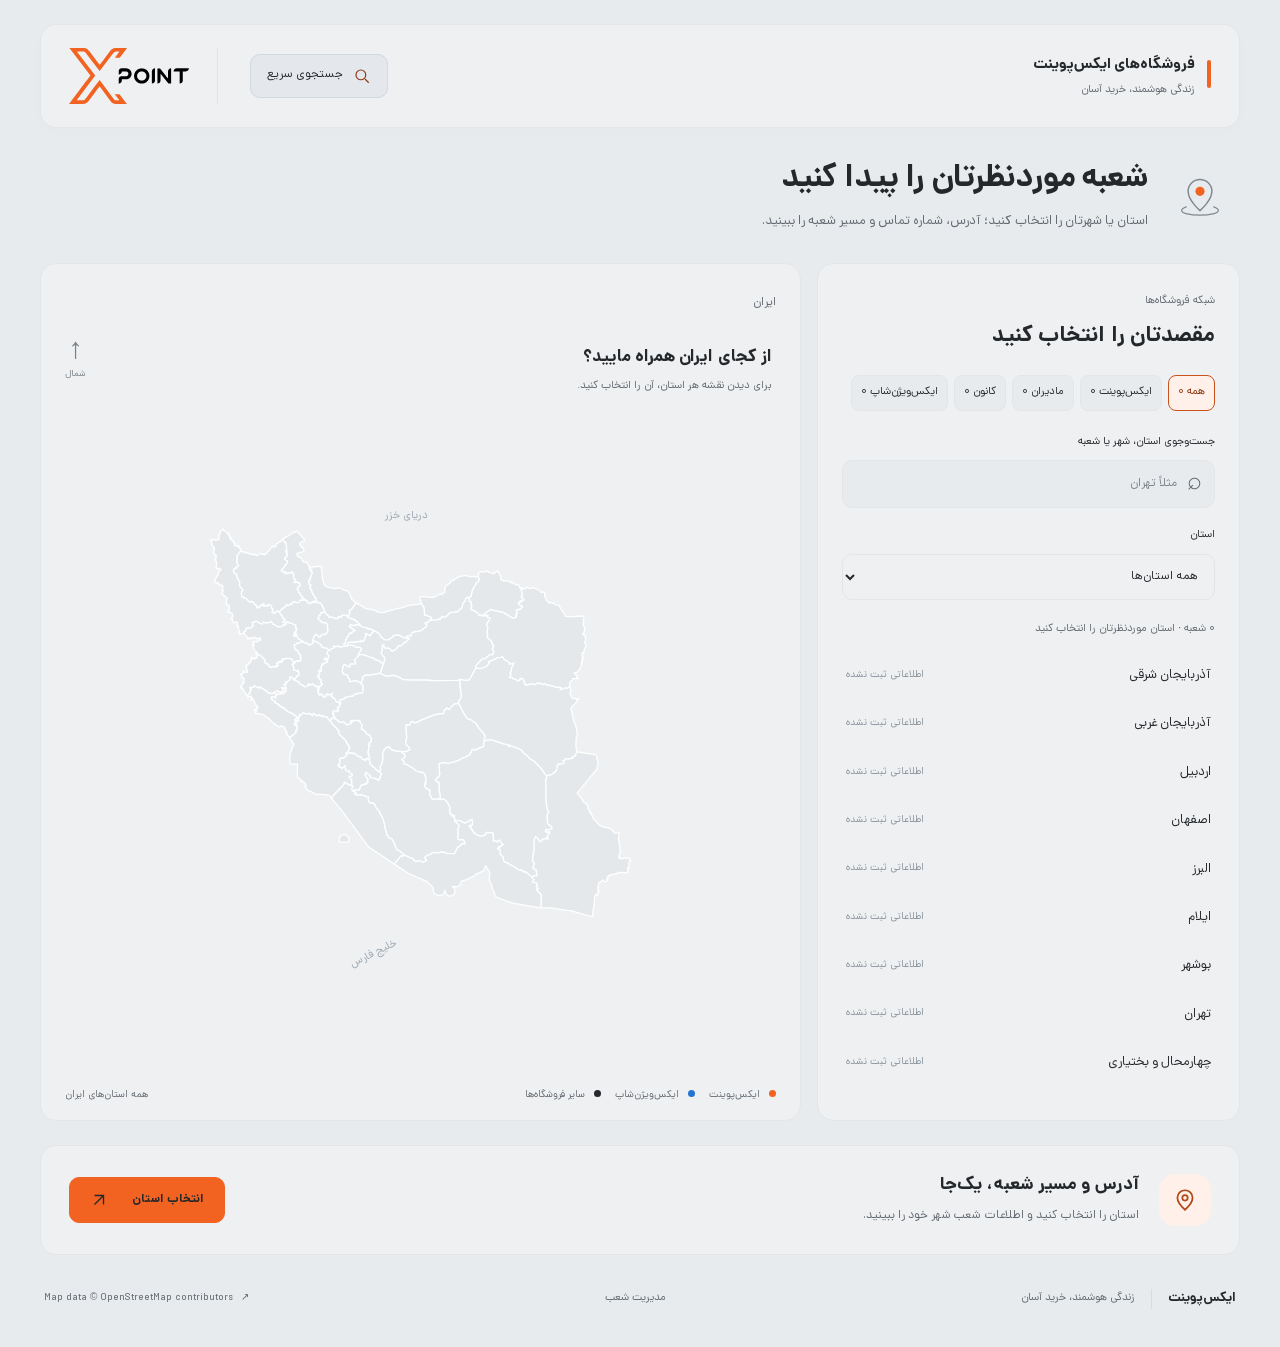
<file: index.html>
<!doctype html>
<html lang="fa" dir="rtl">
<head>
  <meta charset="utf-8"><meta name="viewport" content="width=device-width,initial-scale=1">
  <title>شعب ایکس‌پوینت | از نقشه تا فروشگاه</title>
  <meta name="description" content="استان خود را روی نقشه ایران انتخاب کنید و اطلاعات شعب ایکس‌پوینت را ببینید.">
  <meta name="theme-color" content="#f4f5f6">
  <meta property="og:title" content="شعب ایکس‌پوینت | از نقشه تا فروشگاه">
  <meta property="og:description" content="استان را انتخاب کنید، شعبه را پیدا کنید و مسیر را ببینید.">
  <link rel="icon" href="assets/xpoint.svg" type="image/svg+xml">
  <link rel="preload" href="assets/Dana-Regular.woff2" as="font" type="font/woff2" crossorigin>
  <link rel="stylesheet" href="style.css?v=24"><script src="app.js?v=24" defer></script>
</head>
<body>
  <a class="skip" href="#locator">رفتن به نقشه شعب</a>
  <header class="header wrap"><div class="header-title"><strong>فروشگاه‌های ایکس‌پوینت</strong><span>زندگی هوشمند، خرید آسان</span></div><details class="header-search" id="header-search"><summary><svg aria-hidden="true" width="18" height="18" viewBox="0 0 24 24" fill="none" stroke="currentColor" stroke-width="1.6"><circle cx="10.5" cy="10.5" r="6.5"/><path d="m16 16 5 5"/></svg><span>جستجوی سریع</span></summary><form class="top-search" id="top-search-form" role="search" aria-label="جست‌وجوی شعب"><label for="top-search">کدام شعبه را پیدا کنیم؟</label><div class="top-search-field"><svg aria-hidden="true" width="22" height="22" viewBox="0 0 24 24" fill="none" stroke="currentColor" stroke-width="1.6"><circle cx="10.5" cy="10.5" r="6.5"/><path d="m16 16 5 5"/></svg><input id="top-search" type="search" placeholder="نام شعبه، شهر، استان یا آدرس…" autocomplete="off"><button id="top-clear" type="button" aria-label="پاک کردن جست‌وجوی بالا" hidden>×</button></div><button class="top-search-submit" type="submit">جست‌وجوی شعبه <span aria-hidden="true">↙</span></button></form></details><a class="brand" href="#" aria-label="ایکس‌پوینت؛ نقشه ایران"><img src="assets/xpoint.svg" alt="X.point" width="120" height="57"></a></header>
  <main class="wrap">

    <section class="locator-intro" aria-labelledby="page-title"><div class="intro-symbol" aria-hidden="true"><svg viewBox="0 0 48 48" fill="none"><path d="M37 20c0 10-13 21-13 21S11 30 11 20a13 13 0 1 1 26 0Z" stroke="currentColor" stroke-width="1.6"/><circle cx="24" cy="20" r="5" fill="#f26322"/><path d="M9 37c-3 1-5 2-5 4 0 3 9 5 20 5s20-2 20-5c0-2-2-3-5-4" stroke="currentColor" stroke-width="1.3" stroke-linecap="round"/></svg></div><div><h1 id="page-title">شعبه موردنظرتان را پیدا کنید</h1><p>استان یا شهرتان را انتخاب کنید؛ آدرس، شماره تماس و مسیر شعبه را ببینید.</p></div></section>
    <section id="locator" class="locator" aria-label="پیدا کردن شعب ایکس‌پوینت">
      <div class="map-panel"><div class="map-top"><nav aria-label="مسیر نقشه"><button id="home" class="crumb" type="button">ایران</button><span id="province-crumb"></span></nav><button id="reset" type="button" class="text-button" hidden>بازگشت به نقشه ایران ↗</button></div><div class="map-heading"><h2 id="map-title">از کجای ایران همراه مایید؟</h2><p id="map-subtitle">برای دیدن نقشه هر استان، آن را انتخاب کنید.</p></div><div class="map-stage" id="map-stage"><svg id="map" viewBox="0 0 800 620" role="group" aria-label="نقشه تعاملی استان‌های ایران"><g id="regions"></g><g id="pins"></g></svg><div class="map-loading" id="map-loading" role="status">در حال آماده‌سازی نقشه…</div><div class="map-tooltip" id="tooltip" aria-hidden="true"></div><span class="sea caspian" id="caspian">دریای خزر</span><span class="sea gulf" id="gulf">خلیج فارس</span><div class="compass" aria-hidden="true">↑<small>شمال</small></div></div><div class="map-bottom"><div class="map-legend"><span><i class="legend-dot"></i> ایکس‌پوینت</span><span><i class="legend-dot xvision"></i> ایکس‌ویژن‌شاپ</span><span><i class="legend-dot other"></i> سایر فروشگاه‌ها</span></div><span id="map-caption">همه استان‌های ایران</span></div></div>
      <aside class="results"><div class="results-head"><span class="eyebrow">شبکه فروشگاه‌ها</span><h2 id="results-title">مقصدتان را انتخاب کنید</h2></div><div class="category-filters" id="category-filters" role="group" aria-label="نوع فروشگاه"></div><label class="search-label" for="search">جست‌وجوی استان، شهر یا شعبه</label><div class="search-box"><span aria-hidden="true">⌕</span><input id="search" type="search" placeholder="مثلاً تهران" autocomplete="off"><button id="clear-search" type="button" aria-label="پاک کردن جست‌وجو" hidden>×</button></div><label class="search-label" for="province-select">استان</label><select id="province-select"><option value="">همه استان‌ها</option></select><div id="status" role="status" class="status"></div><div id="result-list" class="result-list"></div></aside>
    </section>
    <section class="branch-guide" aria-labelledby="guide-title"><div class="guide-symbol" aria-hidden="true"><svg width="26" height="26" viewBox="0 0 24 24" fill="none" stroke="currentColor" stroke-width="1.6"><path d="M19 10c0 5-7 11-7 11S5 15 5 10a7 7 0 1 1 14 0Z"/><circle cx="12" cy="10" r="2.5"/></svg></div><div class="guide-copy"><h2 id="guide-title">آدرس و مسیر شعبه، یک‌جا</h2><p>استان را انتخاب کنید و اطلاعات شعب شهر خود را ببینید.</p></div><a class="guide-action" href="#locator">انتخاب استان <svg aria-hidden="true" width="18" height="18" viewBox="0 0 24 24" fill="none" stroke="currentColor" stroke-width="1.8"><path d="M6 18 18 6M6 6h12v12"/></svg></a></section>
  </main>
  <footer class="wrap site-footer"><div class="footer-identity"><strong>ایکس‌پوینت</strong><span>زندگی هوشمند، خرید آسان</span></div><a class="admin-entry" href="admin.html">مدیریت شعب</a><a class="map-credit" href="https://www.openstreetmap.org/copyright" target="_blank" rel="noopener noreferrer" lang="en" dir="ltr">Map data © OpenStreetMap contributors <span aria-hidden="true">↗</span></a></footer>
  <noscript><p class="noscript">برای استفاده از نقشه تعاملی، جاوااسکریپت مرورگر را فعال کنید.</p></noscript>
</body></html>
</file>
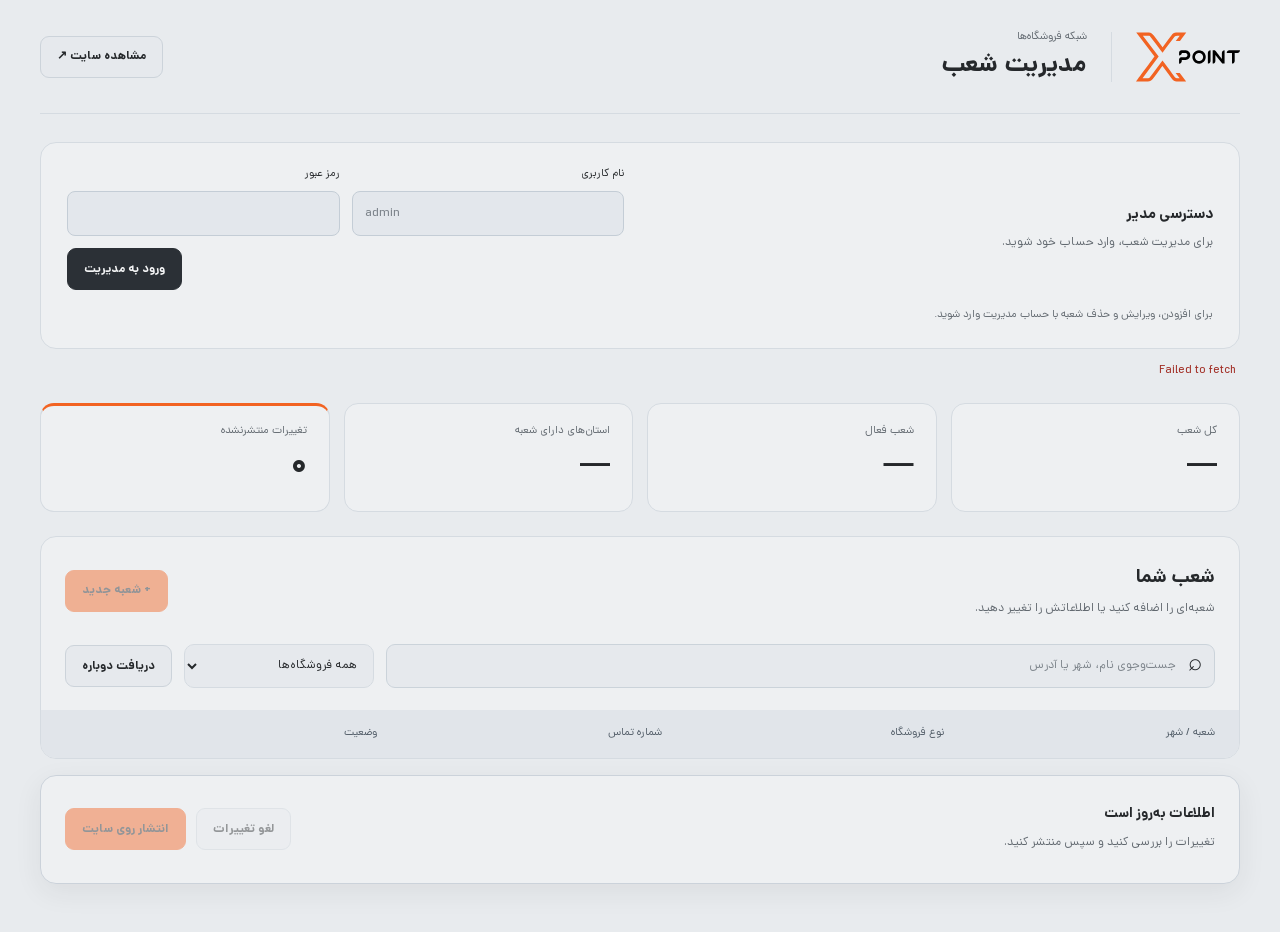
<file: admin.html>
<!doctype html>
<html lang="fa" dir="rtl"><head><meta charset="utf-8"><meta name="viewport" content="width=device-width,initial-scale=1"><meta name="robots" content="noindex,nofollow"><meta name="referrer" content="no-referrer"><meta http-equiv="Content-Security-Policy" content="default-src 'self'; script-src 'self'; style-src 'self'; img-src 'self' data:; font-src 'self'; connect-src 'self' https://xpoint-branch-admin.nimasadeghi23.workers.dev; object-src 'none'; base-uri 'none'; form-action 'none'"><title>مدیریت شعب | ایکس‌پوینت</title><link rel="icon" href="assets/xpoint.svg"><link rel="stylesheet" href="style.css?v=24"><link rel="stylesheet" href="admin.css?v=24"><script type="module" src="admin.js?v=24"></script></head>
<body class="admin-page"><header class="admin-header wrap"><a class="admin-logo" href="./"><img src="assets/xpoint.svg" width="104" height="50" alt="ایکس‌پوینت"></a><div><span class="eyebrow">شبکه فروشگاه‌ها</span><h1>مدیریت شعب</h1></div><a href="./" class="quiet-button">مشاهده سایت ↗</a></header>
<main class="wrap admin-main">
<section class="connection" aria-labelledby="connection-title"><div><h2 id="connection-title">دسترسی مدیر</h2><p id="connection-state">برای مدیریت شعب، وارد حساب خود شوید.</p></div><form id="connect-form"><div class="login-fields"><label for="username">نام کاربری<input id="username" type="text" autocomplete="username" spellcheck="false" dir="ltr" required placeholder="admin" maxlength="64"></label><label for="password">رمز عبور<input id="password" type="password" autocomplete="current-password" required maxlength="256"></label></div><button class="dark-button" id="connect" type="submit">ورود به مدیریت</button></form><button id="disconnect" type="button" class="quiet-button" hidden>خروج از مدیریت</button><p class="login-help">برای افزودن، ویرایش و حذف شعبه با حساب مدیریت وارد شوید.</p></section>
<div class="admin-message" id="message" role="status" aria-live="polite">در حال دریافت اطلاعات شعب…</div>
<section class="admin-overview" aria-label="خلاصه شعب"><div><span>کل شعب</span><strong id="total">—</strong></div><div><span>شعب فعال</span><strong id="active">—</strong></div><div><span>استان‌های دارای شعبه</span><strong id="province-count">—</strong></div><div class="pending-stat"><span>تغییرات منتشرنشده</span><strong id="pending-count">۰</strong></div></section>
<section class="admin-workspace" aria-label="فهرست شعب"><div class="admin-toolbar"><div><h2>شعب شما</h2><p>شعبه‌ای را اضافه کنید یا اطلاعاتش را تغییر دهید.</p></div><button class="orange-button" id="add" type="button" disabled>+ شعبه جدید</button></div>
<div class="admin-filters"><label class="admin-search" for="admin-search"><span aria-hidden="true">⌕</span><input id="admin-search" type="search" placeholder="جست‌وجوی نام، شهر یا آدرس" autocomplete="off"></label><select id="admin-category" aria-label="فیلتر نوع فروشگاه"><option value="">همه فروشگاه‌ها</option><option value="xpoint">ایکس‌پوینت</option><option value="maadiran">مادیران</option><option value="kanon">کانون</option><option value="xvision">ایکس‌ویژن‌شاپ</option></select><button id="reload" class="quiet-button" type="button">دریافت دوباره</button></div>
<div class="table-scroll"><table class="branch-table"><thead><tr><th>شعبه / شهر</th><th>نوع فروشگاه</th><th>شماره تماس</th><th>وضعیت</th><th><span class="sr-only">عملیات</span></th></tr></thead><tbody id="admin-list"></tbody></table></div><p id="list-empty" class="admin-empty" hidden>شعبه‌ای با این عبارت پیدا نشد.</p>
</section>
<section class="publish-bar" aria-label="انتشار تغییرات"><div><strong id="pending-title">اطلاعات به‌روز است</strong><p id="pending-description">تغییرات را بررسی کنید و سپس منتشر کنید.</p><ul id="changes-list" hidden></ul><a id="deploy-link" href="./" target="_blank" rel="noopener noreferrer" hidden>مشاهده تغییرات در سایت ↗</a></div><div class="publish-actions"><button class="quiet-button" id="discard" type="button" disabled>لغو تغییرات</button><button class="orange-button" id="publish" type="button" disabled>انتشار روی سایت</button></div></section>
</main>
<dialog id="editor" aria-labelledby="editor-title"><form id="branch-form"><div class="dialog-heading"><div><span class="eyebrow">اطلاعات شعبه</span><h2 id="editor-title">شعبه جدید</h2></div><button type="button" class="icon-button" id="close-editor" aria-label="بستن فرم">×</button></div><div class="form-grid">
<label class="full">نام شعبه<input name="name" required maxlength="160" placeholder="مثلاً فروشگاه ایکس‌پوینت …"></label>
<label>نوع فروشگاه<select name="category" required><option value="xpoint">ایکس‌پوینت</option><option value="maadiran">مادیران</option><option value="kanon">کانون</option><option value="xvision">ایکس‌ویژن‌شاپ</option></select></label><label>وضعیت<select name="status"><option>فعال</option><option>در حال بازسازی</option><option>غیرفعال</option></select></label>
<label>استان<select name="province" id="form-province" required><option value="">انتخاب استان</option></select></label><label>شهر<input name="city" required maxlength="100"></label>
<label class="full">آدرس<textarea name="address" required rows="2" maxlength="1500"></textarea></label>
<label>شماره تماس<input name="phone" required inputmode="tel" dir="ltr" placeholder="021-41703000" aria-describedby="phone-help"><small id="phone-help">برای چند شماره از «،» استفاده کنید.</small></label><label>ساعت کاری<input name="hours" maxlength="300" placeholder="مثلاً شنبه تا پنجشنبه ۹ تا ۲۱"></label>
<label class="full">لینک پین نقشه (اختیاری)<input name="mapLink" id="map-link" type="text" dir="ltr" placeholder="https://www.google.com/maps/…"><small>لینکی که پین دقیق دارد را وارد کنید یا مختصات را در دو کادر زیر بنویسید.</small></label>
<label>عرض جغرافیایی<input name="latitude" required inputmode="decimal" dir="ltr" placeholder="35.603271"></label><label>طول جغرافیایی<input name="longitude" required inputmode="decimal" dir="ltr" placeholder="51.429071"></label>
</div><p class="form-error" id="form-error" role="alert"></p><div class="dialog-actions"><button type="button" class="quiet-button" id="cancel-editor">انصراف</button><button type="submit" class="orange-button">ثبت در فهرست تغییرات</button></div></form></dialog>
<dialog id="confirmation" aria-labelledby="confirm-title"><h2 id="confirm-title"></h2><p id="confirm-copy"></p><div class="dialog-actions"><button id="confirm-cancel" class="quiet-button" type="button">انصراف</button><button id="confirm-yes" class="dark-button" type="button">تأیید</button></div></dialog>
</body></html>
</file>
<file: style.css>
@font-face{font-family:Dana;src:url('assets/Dana-Regular.woff2') format('woff2');font-weight:400;font-display:swap}@font-face{font-family:Dana;src:url('assets/Dana-Bold.woff2') format('woff2');font-weight:700;font-display:swap}
.branch-photo{display:block;position:relative;margin:12px 0 14px;border:1px solid var(--line);border-radius:10px;background:#f7f8f9;overflow:hidden}.branch-photo img{display:block;width:100%;height:190px;object-fit:contain}.branch-photo>span{position:absolute;bottom:8px;left:8px;border:1px solid #e1e4e8;border-radius:6px;background:#fffffff2;color:#343a40;padding:3px 8px;font-size:10px;line-height:1.8}.branch-photo:hover{border-color:#aeb7bf}.branch-photo:hover>span{background:#fff}
:root{--orange:#f26322;--ink:#25282b;--muted:#626970;--field:#e8ebee;--line:#e3e5e7;--white:#eef0f2;--soft:#fff1e9}*{box-sizing:border-box}html{scroll-behavior:smooth;scroll-padding-top:24px}body{margin:0;background:var(--field);color:var(--ink);font-family:Dana,Tahoma,sans-serif;line-height:1.8}button,input,select{font:inherit}button,a,select{-webkit-tap-highlight-color:transparent}button,a{touch-action:manipulation}button{cursor:pointer}a{color:inherit;text-decoration:none}button{color:inherit}button:focus-visible,a:focus-visible,input:focus-visible,select:focus-visible,[role=button]:focus-visible{outline:3px solid #ad3d0b;outline-offset:4px}button[hidden],[hidden]{display:none!important}.wrap{width:min(1280px,calc(100% - 80px));margin-inline:auto}.header{display:grid;grid-template-columns:minmax(0,1fr) auto auto;align-items:center;gap:32px;min-height:104px;padding:20px 28px;margin-top:24px;border:1px solid var(--line);border-radius:16px;background:var(--white);box-shadow:0 4px 24px #25282b03}.brand{display:flex;align-items:center;justify-content:center;padding-right:28px;border-right:1px solid var(--line)}.brand img{object-fit:contain}.header-title{font-size:15px;line-height:1.8;position:relative;padding-right:16px}.header-title:before{content:"";position:absolute;right:0;top:8px;width:4px;height:28px;background:var(--orange);border-radius:4px}.header-title strong{display:block;font-weight:700}.header-title span{display:block;font-size:11px;color:var(--muted);margin-top:2px}.header-link{display:flex;align-items:center;gap:10px;min-height:44px;padding:8px 16px;border-radius:10px;background:#f6f7f8;border:1px solid var(--line);font-size:12px;transition:background .18s,border-color .18s}.header-link:hover{background:var(--soft);border-color:#f3c4ad}.header-link>svg{color:#9c3d13}.header-link span{color:#b84512;margin-right:12px;font-size:20px}.eyebrow{font-size:12px;color:var(--muted);margin:0 0 16px;display:flex;align-items:center;gap:8px}.eyebrow span{width:7px;height:7px;background:var(--orange);border-radius:50%}.locator{display:grid;grid-template-columns:minmax(0,1.8fr) minmax(320px,1fr);direction:ltr;gap:16px;align-items:stretch;scroll-margin-top:20px}.map-panel,.results{direction:rtl;border-radius:16px;background:var(--white);border:1px solid var(--line);overflow:hidden}.map-panel{padding:24px 24px 0;position:relative;display:flex;flex-direction:column;min-height:620px}.map-top{display:flex;justify-content:space-between;align-items:center;min-height:32px;font-size:12px}.crumb{border:0;background:none;padding:0;color:var(--muted)}#province-crumb{font-size:12px}#province-crumb:empty{display:none}#province-crumb:not(:empty):before{content:' / ';padding:0 10px;color:#9b9fa4}.text-button{border:0;background:none;font-size:11px;color:#a64215;padding:4px}.map-heading{position:absolute;top:79px;right:28px;z-index:1;pointer-events:none}.map-heading h2{font-size:17px;margin:0 0 4px}.map-heading p{font-size:11px;color:var(--muted);margin:0}.map-stage{position:relative;flex:1;min-height:480px;display:flex;align-items:center;justify-content:center;background:radial-gradient(ellipse at center,#eef0f2,#eef0f2 70%)}#map{width:100%;height:490px;overflow:visible}.region{fill:#e5e8eb;stroke:#fff;stroke-width:1.25;vector-effect:non-scaling-stroke;cursor:pointer;transition:fill .18s}.region:hover,.region:focus-visible{fill:#d7dce1;outline:none;stroke:#65717d;stroke-width:2}.region.selected{fill:#e5e8eb;stroke:#fff}.region.dim{fill:#f1f2f3;cursor:pointer}.map-tooltip{position:absolute;pointer-events:none;padding:5px 13px;background:#25282b;color:#fff;border-radius:8px;font-size:12px;opacity:0;z-index:4;transform:translate(-50%,-120%)}.map-tooltip.visible{opacity:1}.sea{position:absolute;color:#9da7b0;font-size:11px;pointer-events:none}.caspian{top:25%;left:45%}.gulf{bottom:14%;left:40%;transform:rotate(-27deg)}.compass{position:absolute;left:0;top:16px;font-size:29px;color:#7a8289;line-height:1.2;text-align:center}.compass small{display:block;font-size:9px}.map-bottom{border-top:1px solid #eef0f1;display:flex;align-items:center;justify-content:space-between;gap:12px;font-size:10px;color:var(--muted);min-height:50px}.legend-dot{display:inline-block;width:7px;height:7px;background:var(--orange);border-radius:50%;margin-left:6px}.legend-dot.other{background:#25282b}.legend-dot.xvision{background:#2474d2}.map-legend{display:flex;gap:14px;flex-wrap:wrap}.map-bottom{flex-wrap:wrap;padding:10px 0}.map-loading{position:absolute;font-size:13px;color:var(--muted)}.results{padding:28px 24px;display:flex;flex-direction:column}.results-head .eyebrow{font-size:11px;margin-bottom:8px}.results-head h2{font-size:22px;line-height:1.6;margin:0 0 24px}.search-label{font-size:11px;display:block;margin-bottom:8px}.search-box{display:flex;align-items:center;background:#f7f8f9;border:1px solid var(--line);border-radius:10px;padding:0 12px;margin-bottom:18px;height:48px;gap:8px}.search-box>span{font-size:25px;color:var(--muted)}input{border:0;background:none;width:100%;min-width:0;font-size:12px;outline-offset:0}input::placeholder{color:#7d848b}input::-webkit-search-cancel-button{display:none}.search-box button{background:none;border:0;font-size:22px}select{width:100%;height:46px;background:var(--white);border:1px solid var(--line);border-radius:10px;padding:0 12px;font-size:12px;color:var(--ink)}.status{font-size:11px;color:var(--muted);margin:20px 0 12px}.result-list{max-height:380px;overflow-y:auto;scrollbar-width:thin;min-height:130px}.province-option{display:flex;align-items:center;justify-content:space-between;width:100%;background:none;border:0;border-bottom:1px solid #eef0f1;padding:12px 4px;text-align:right;font-size:13px;gap:10px}.province-option:hover{color:#b64410;background:#fff8f4}.province-option span{font-size:18px;color:#879099}.empty{border:1px dashed #d9dde1;border-radius:12px;padding:24px 16px;text-align:center;background:#fafbfc}.empty .empty-icon{font-size:29px;color:#8b939b}.empty h3{font-size:14px;margin:8px 0}.empty p{font-size:12px;color:var(--muted);margin:0}.branch-card{padding:16px;border:1px solid var(--line);border-radius:12px;margin-bottom:12px;cursor:pointer}.branch-card.active{border-color:var(--orange);background:#fffaf7}.branch-card h3{font-size:15px;margin:0 0 8px}.branch-card p{font-size:12px;margin:6px 0;color:var(--muted)}.branch-city{font-size:10px;color:#a83e0d}.branch-actions{display:flex;gap:8px;margin-top:16px;flex-wrap:wrap}.branch-actions a{font-size:11px;padding:8px 12px;background:#f3f4f5;border-radius:8px}.branch-actions a.primary{background:var(--orange);color:#181818;font-weight:700}.pin{cursor:pointer;stroke:white;stroke-width:2;vector-effect:non-scaling-stroke;fill:#25282b}.pin[data-store-category="xpoint"]{fill:var(--orange)}.pin[data-store-category="xvision"]{fill:#2474d2}.pin.active{stroke:#59636c;stroke-width:3}.pin:hover,.pin:focus-visible{stroke:#59636c;stroke-width:3;outline:none}.skip{position:fixed;top:-100px;right:16px;z-index:10;background:var(--white);padding:10px}.skip:focus{top:10px}.noscript{padding:24px;text-align:center}.error-message{padding:24px;font-size:13px}.retry{display:block;margin:12px auto;padding:8px 18px;border:1px solid var(--line);border-radius:8px;background:var(--white)}
@media(min-width:1500px){}@media(max-width:1000px){.wrap{width:calc(100% - 40px)}.locator{grid-template-columns:minmax(0,1.4fr) minmax(290px,1fr)}.map-panel{padding:20px 16px 0}.map-heading{right:20px}.results{padding:24px 18px}}@media(max-width:740px){.wrap{width:calc(100% - 32px)}.header{grid-template-columns:minmax(0,1fr) auto;min-height:88px;gap:16px;padding:16px;margin-top:16px;border-radius:14px}.brand{padding-right:16px}.brand img{width:96px;height:46px}.header-title{font-size:12px;padding-right:0}.header-title:before{display:none}.header-title span{font-size:10px}.header-link{display:none}.eyebrow{margin-bottom:12px}.locator{grid-template-columns:1fr;gap:16px}.map-panel{min-height:455px}.map-stage{min-height:340px}#map{height:345px}.map-heading{top:64px}.map-heading h2{font-size:14px}.map-heading p{font-size:10px}.map-bottom{min-height:44px}.compass{top:54px;font-size:24px}.results{padding:24px}.results-head h2{font-size:20px;margin-bottom:18px}.result-list{max-height:280px}.sea{font-size:9px}}
@media(prefers-reduced-motion:reduce){html{scroll-behavior:auto}*,*:before,*:after{transition:none!important;animation:none!important}}
.category-filters{display:flex;flex-wrap:wrap;gap:6px;margin:-4px 0 22px}.category-filters button{border:1px solid var(--line);background:#f7f8f9;border-radius:8px;padding:6px 9px;font-size:11px;min-height:36px}.category-filters button[aria-pressed=true]{border-color:#c9521c;background:var(--soft);color:#8e3009}.branch-meta{display:flex;justify-content:space-between;gap:8px;align-items:center;margin-bottom:8px}.category-badge{font-size:10px;background:#eff1f3;padding:2px 8px;border-radius:6px}.branch-card .branch-status{color:#8f390e;background:#fff1e9;border-radius:6px;padding:6px 8px;font-size:11px}.branch-card .location-note{font-size:10px;color:#626970}.phone-number{white-space:pre-line;text-align:right;unicode-bidi:plaintext}.copy-address{border:1px solid var(--line);background:var(--white);border-radius:8px;padding:8px 10px;font-size:11px}.province-option span{font-size:10px}.result-list{max-height:440px}.branch-actions a,.branch-actions button{min-height:40px;display:inline-flex;align-items:center}
@media(max-width:740px){.result-list{max-height:460px}}

.locator-intro{display:flex;align-items:center;gap:20px;padding:36px 8px 28px}.intro-symbol{width:64px;height:72px;display:grid;place-items:center;flex-shrink:0;color:#7e8891}.intro-symbol svg{width:44px;height:48px}.locator-intro h1{font-size:32px;line-height:1.5;letter-spacing:-.6px;margin:0 0 6px;font-weight:700}.locator-intro p{font-size:13px;color:var(--muted);margin:0;line-height:1.9}
@media(max-width:740px){.locator-intro{gap:12px;padding:28px 0 24px;align-items:flex-start}.intro-symbol{width:36px;height:44px;margin-top:5px}.intro-symbol svg{width:32px;height:36px}.locator-intro h1{font-size:24px;line-height:1.6;letter-spacing:-.4px;margin-bottom:8px}.locator-intro p{font-size:12px;line-height:1.9}}

.branch-guide{display:grid;grid-template-columns:52px minmax(0,1fr) auto;align-items:center;gap:20px;margin-top:24px;padding:26px 28px;border:1px solid var(--line);border-radius:16px;background:#fff}.guide-symbol{height:52px;width:52px;display:grid;place-items:center;background:var(--soft);border-radius:16px;color:#b24717}.guide-copy h2{font-size:18px;line-height:1.6;margin:0 0 4px;font-weight:700}.guide-copy p{font-size:12px;color:var(--muted);margin:0;line-height:1.9}.guide-action{display:inline-flex;align-items:center;justify-content:center;gap:24px;min-height:46px;background:var(--orange);border:1px solid var(--orange);border-radius:10px;padding:10px 20px;font-size:12px;font-weight:700;color:#25282b;white-space:nowrap;transition:background .18s}.guide-action:hover{background:#eb5919}.site-footer{display:flex;align-items:center;justify-content:space-between;gap:24px;padding:24px 4px 28px}.footer-identity{display:flex;align-items:center;gap:16px}.footer-identity strong{font-size:13px;line-height:1.8}.footer-identity>span{border-right:1px solid #d7dce1;padding-right:16px;font-size:11px;color:var(--muted)}.map-credit{display:inline-flex;align-items:center;gap:8px;color:var(--muted);font-size:10px;min-height:40px}.map-credit:hover{text-decoration:underline;text-underline-offset:4px}
@media(max-width:740px){.branch-guide{grid-template-columns:40px minmax(0,1fr);gap:12px;padding:20px;margin-top:16px}.guide-symbol{width:40px;height:44px;border-radius:12px}.guide-symbol svg{width:23px;height:23px}.guide-copy h2{font-size:16px}.guide-copy p{font-size:11px}.guide-action{grid-column:1/-1;justify-content:space-between;margin-top:6px;font-size:12px;padding:10px 16px;min-height:46px}.site-footer{flex-direction:column;align-items:stretch;gap:8px;padding:24px 4px 20px}.footer-identity{gap:12px;justify-content:space-between}.footer-identity>span{border:0;padding:0;font-size:10px}.map-credit{font-size:9px;align-self:flex-end;min-height:32px}}
.top-search{display:flex;align-items:center;gap:20px;margin-top:24px;padding:18px 22px;background:var(--white);border:1px solid #d7dce1;border-radius:16px}.top-search>label{font-size:13px;font-weight:700;white-space:nowrap}.top-search-field{display:flex;align-items:center;flex:1;gap:12px;min-width:0;border-bottom:1px solid #c8cfd6;min-height:46px}.top-search-field svg{flex:none;color:#717b85}.top-search-field input{font-size:13px;min-height:46px}.top-search-field button{border:0;background:none;font-size:24px;padding:4px 10px}.top-search-submit{display:flex;align-items:center;justify-content:space-between;gap:28px;min-height:46px;border:0;border-radius:10px;background:var(--orange);padding:10px 20px;font-size:12px;font-weight:700}.top-search-submit:hover{background:#e85a1b}.branch-card{background:#f2f3f5}.search-box,.category-filters button{background:#e8ebee}.copy-address{background:#e8ebee}.locator-intro{padding-top:28px}
@media(max-width:740px){.top-search{flex-wrap:wrap;gap:12px;padding:16px;margin-top:16px}.top-search>label{width:100%;font-size:12px}.top-search-field{flex-basis:100%}.top-search-submit{width:100%;min-height:44px}.top-search-field input{font-size:12px}}
.header-search{position:relative}.header-search>summary{display:flex;align-items:center;justify-content:center;gap:10px;padding:10px 16px;min-height:44px;background:#e4e8ec;border:1px solid #d2d8df;border-radius:10px;font-size:12px;cursor:pointer;list-style:none}.header-search>summary::-webkit-details-marker{display:none}.header-search>summary svg{color:#8e3c17}.header-search[open]>summary{border-color:#c35b2b;background:#f2e5de}.header-search .top-search{position:absolute;inset-inline-end:0;top:calc(100% + 14px);width:420px;z-index:12;display:grid;grid-template-columns:1fr;gap:12px;margin:0;padding:20px;box-shadow:0 12px 36px #25282b24;background:#eef0f2}.header-search .top-search>label{font-size:12px}.header-search .top-search-submit{width:100%}.header-search .top-search-field{width:100%}.header-search>summary:focus-visible{outline:3px solid #ad3d0b;outline-offset:4px}
@media(max-width:740px){.header{grid-template-columns:minmax(0,1fr) auto auto;gap:12px}.header-search>summary{padding:9px;min-width:42px}.header-search>summary span{display:none}.header-search .top-search{position:fixed;top:110px;inset-inline:16px;width:auto;max-width:480px;justify-self:center;margin-inline:auto}.brand{padding-right:12px}.brand img{width:80px}.header-title{font-size:11px}}
.admin-entry{font-size:11px;color:var(--muted);padding:8px 10px;white-space:nowrap}.admin-entry:hover{color:#8e3c17;text-decoration:underline}@media(max-width:740px){.admin-entry{align-self:flex-start;padding:4px 0}}
.branch-guide{background:var(--white)}
</file>
<file: admin.css>
.admin-page{--line:#d5dbe1}.admin-header{display:flex;align-items:center;gap:24px;padding:28px 0;border-bottom:1px solid var(--line)}.admin-header h1{font-size:25px;margin:0;line-height:1.5}.admin-header .eyebrow{margin:0;font-size:11px}.admin-logo{border-left:1px solid var(--line);padding-left:24px;display:flex}.admin-header>.quiet-button{margin-right:auto}.admin-main{padding:28px 0 40px}.connection{padding:22px 26px;background:#eef0f2;border:1px solid var(--line);border-radius:16px;display:grid;grid-template-columns:1fr 1fr;gap:16px 32px;align-items:center}.connection h2{font-size:15px;margin:0 0 4px}.connection p{font-size:12px;margin:0;color:var(--muted)}.connection form>label{font-size:11px;display:block;margin-bottom:6px}.token-row{display:flex;gap:8px}.token-row input{background:#e5e8ec;border:1px solid #c5cdd5;border-radius:9px;padding:10px 12px;direction:ltr}.connection details{grid-column:1/-1;font-size:11px;color:#57616b}.connection summary{cursor:pointer;width:fit-content}.connection details p{margin:12px 0;max-width:800px}.connection details a{color:#8c350f;text-decoration:underline}.connection>#disconnect{justify-self:end}.admin-message{min-height:36px;padding:12px 4px;font-size:12px;color:#54616e}.admin-message.error{color:#a22f26}.admin-message.success{color:#27634c}.admin-overview{display:grid;grid-template-columns:repeat(4,1fr);gap:14px;margin:8px 0 24px}.admin-overview>div{background:#eef0f2;border:1px solid var(--line);border-radius:14px;padding:18px 22px}.admin-overview span{display:block;font-size:11px;color:var(--muted)}.admin-overview strong{font-size:30px;line-height:1.7;font-weight:700}.admin-overview .pending-stat{border-top:3px solid var(--orange);padding-top:16px}.admin-workspace{background:#eef0f2;border:1px solid var(--line);border-radius:16px;overflow:hidden}.admin-toolbar{display:flex;justify-content:space-between;align-items:center;padding:24px;gap:20px}.admin-toolbar h2{font-size:19px;margin:0}.admin-toolbar p{font-size:12px;color:var(--muted);margin:4px 0 0}.quiet-button,.dark-button,.orange-button{border:1px solid #ccd3da;border-radius:9px;min-height:42px;padding:9px 16px;font-size:12px;display:inline-flex;align-items:center;justify-content:center;gap:8px;white-space:nowrap;font-weight:700}.quiet-button{background:#e6e9ed}.dark-button{background:#2b3036;color:#f4f5f6;border-color:#2b3036}.orange-button{background:var(--orange);border-color:var(--orange);color:#22272c}.orange-button:hover{background:#e75b1e}.quiet-button:hover{background:#dce1e7}button:disabled{opacity:.45;cursor:not-allowed}.admin-filters{display:flex;gap:12px;padding:0 24px 22px;align-items:center}.admin-search{display:flex;gap:10px;align-items:center;border:1px solid #cbd3da;border-radius:9px;flex:1;padding:6px 12px;background:#e6e9ed;min-height:44px}.admin-search>span{font-size:24px;line-height:1}.admin-search input{font-size:12px}.admin-filters select{width:190px;background:#e6e9ed;height:44px}.table-scroll{overflow:auto}.branch-table{width:100%;border-collapse:collapse;text-align:right;font-size:12px}.branch-table thead{background:#e1e5ea;color:#525d68}.branch-table th{font-size:11px;font-weight:400;padding:14px 24px;white-space:nowrap}.branch-table td{padding:16px 24px;border-top:1px solid #dce1e6}.branch-table td:first-child{min-width:220px}.branch-table strong{font-size:13px;display:block}.branch-table small{display:block;font-size:10px;color:var(--muted);margin-top:3px}.branch-table .table-phone{direction:ltr;text-align:right;white-space:nowrap}.table-actions{display:flex;gap:8px}.table-actions button{background:none;border:1px solid #cbd2d9;border-radius:7px;padding:6px 10px;font-size:11px;min-height:36px}.table-actions .delete{color:#99382c}.table-tag{display:inline-block;background:#e2e6eb;border-radius:6px;font-size:10px;padding:3px 8px;white-space:nowrap}.table-tag.xpoint{color:#944017;background:#f4e2d8}.table-tag.xvision{color:#225c9a;background:#dce6f1}.admin-empty{padding:24px;text-align:center;color:var(--muted);font-size:13px}.publish-bar{margin-top:24px;padding:24px;border:1px solid #cbd2da;border-radius:16px;background:#eef0f2;display:flex;justify-content:space-between;align-items:center;gap:24px}.publish-bar strong{font-size:14px}.publish-bar p{font-size:12px;margin:4px 0;color:var(--muted)}.publish-actions{display:flex;gap:10px;flex-wrap:wrap}.publish-bar ul{margin:12px 0 0;padding:0 18px;font-size:11px;max-height:160px;overflow:auto}.publish-bar a{font-size:12px;color:#944017;text-decoration:underline}dialog{background:#eef0f2;color:var(--ink);border:1px solid #cbd2da;border-radius:18px;padding:26px;width:min(680px,calc(100% - 32px));max-height:90dvh;overflow:auto;font-family:Dana,Tahoma,sans-serif}dialog::backdrop{background:#252b3580;backdrop-filter:blur(3px)}dialog h2{font-size:20px;margin:0}.dialog-heading{display:flex;justify-content:space-between;align-items:center;margin-bottom:20px}.dialog-heading .eyebrow{font-size:11px;margin:0}.icon-button{background:none;border:0;font-size:28px;padding:0 10px}.form-grid{display:grid;grid-template-columns:1fr 1fr;gap:16px}.form-grid label{display:flex;flex-direction:column;gap:6px;font-size:12px}.form-grid .full{grid-column:1/-1}.form-grid input,.form-grid select,.form-grid textarea{background:#e3e7ec;border:1px solid #c4cdd6;border-radius:8px;padding:10px 12px;font:inherit;width:100%;min-height:44px;color:var(--ink)}.form-grid small{font-size:10px;color:var(--muted)}.form-grid textarea{resize:vertical}.dialog-actions{display:flex;justify-content:flex-end;gap:10px;margin-top:18px}.form-error{color:#a22f26;font-size:12px;min-height:20px;margin:12px 0 0}.sr-only{position:absolute;width:1px;height:1px;overflow:hidden;clip-path:inset(50%)}#confirmation{max-width:480px}#confirm-copy{font-size:13px;color:var(--muted);white-space:pre-line}body:has(dialog[open]){overflow:hidden}
@media(max-width:740px){.admin-header{gap:14px;flex-wrap:wrap;padding:20px 0}.admin-header h1{font-size:20px}.admin-logo{padding-left:14px}.admin-logo img{width:80px;height:40px}.admin-header>.quiet-button{font-size:10px;padding:7px 10px}.admin-main{padding-top:20px}.connection{grid-template-columns:1fr;padding:18px;gap:18px}.connection details{grid-column:auto}.admin-overview{grid-template-columns:1fr 1fr;gap:10px;margin-top:4px}.admin-overview>div{padding:14px 16px}.admin-overview strong{font-size:26px}.admin-toolbar{padding:18px;align-items:flex-start;gap:12px}.admin-toolbar p{font-size:11px}.admin-toolbar h2{font-size:17px}.admin-toolbar .orange-button{font-size:11px;padding:9px 12px}.admin-filters{flex-wrap:wrap;padding:0 18px 18px}.admin-search{flex-basis:100%}.admin-filters select{flex:1;min-width:0}.branch-table th,.branch-table td{padding:12px 16px}.publish-bar{padding:18px;flex-direction:column;align-items:stretch;gap:16px}.publish-actions{justify-content:space-between}.publish-actions button{flex:1}.form-grid{grid-template-columns:1fr}.form-grid .full{grid-column:auto}dialog{padding:20px}.dialog-actions{flex-wrap:wrap}.dialog-actions button{flex:1}}
.branch-table th{position:relative}.admin-main>*{min-width:0}
.table-scroll{max-height:620px;overscroll-behavior:contain}.branch-table thead{position:sticky;top:0;z-index:1}.publish-bar{position:sticky;bottom:16px;z-index:2;box-shadow:0 8px 28px #25282b12}@media(max-width:740px){.table-scroll{max-height:640px}.branch-table thead{display:none}.branch-table,.branch-table tbody{display:block}.branch-table tbody{padding:0 16px;display:grid;gap:10px}.branch-table tr{display:grid;grid-template-columns:1fr 1fr;border:1px solid #d5dbe1;border-radius:12px;padding:12px;background:#e9edf1}.branch-table td{border:0;padding:6px 0;min-width:0!important}.branch-table td:first-child{grid-column:1/-1}.branch-table td:last-child{grid-column:1/-1}.branch-table .table-phone{font-size:11px}.table-actions{justify-content:flex-end}.publish-bar{position:static;box-shadow:none}.branch-table td:nth-child(4){font-size:10px;color:var(--muted)}}
.login-fields{display:grid;grid-template-columns:1fr 1fr;gap:12px}.login-fields label{display:flex;flex-direction:column;gap:6px;font-size:11px}.login-fields input{background:#e3e7ec;border:1px solid #c4cdd6;border-radius:8px;min-height:44px;padding:10px 12px;font-size:13px}.connection #connect-form{display:grid;gap:12px}.connection #connect{justify-self:end}.connection .login-help{grid-column:1/-1;font-size:11px}@media(max-width:740px){.login-fields{grid-template-columns:1fr}.connection #connect{justify-self:stretch}}
</file>
